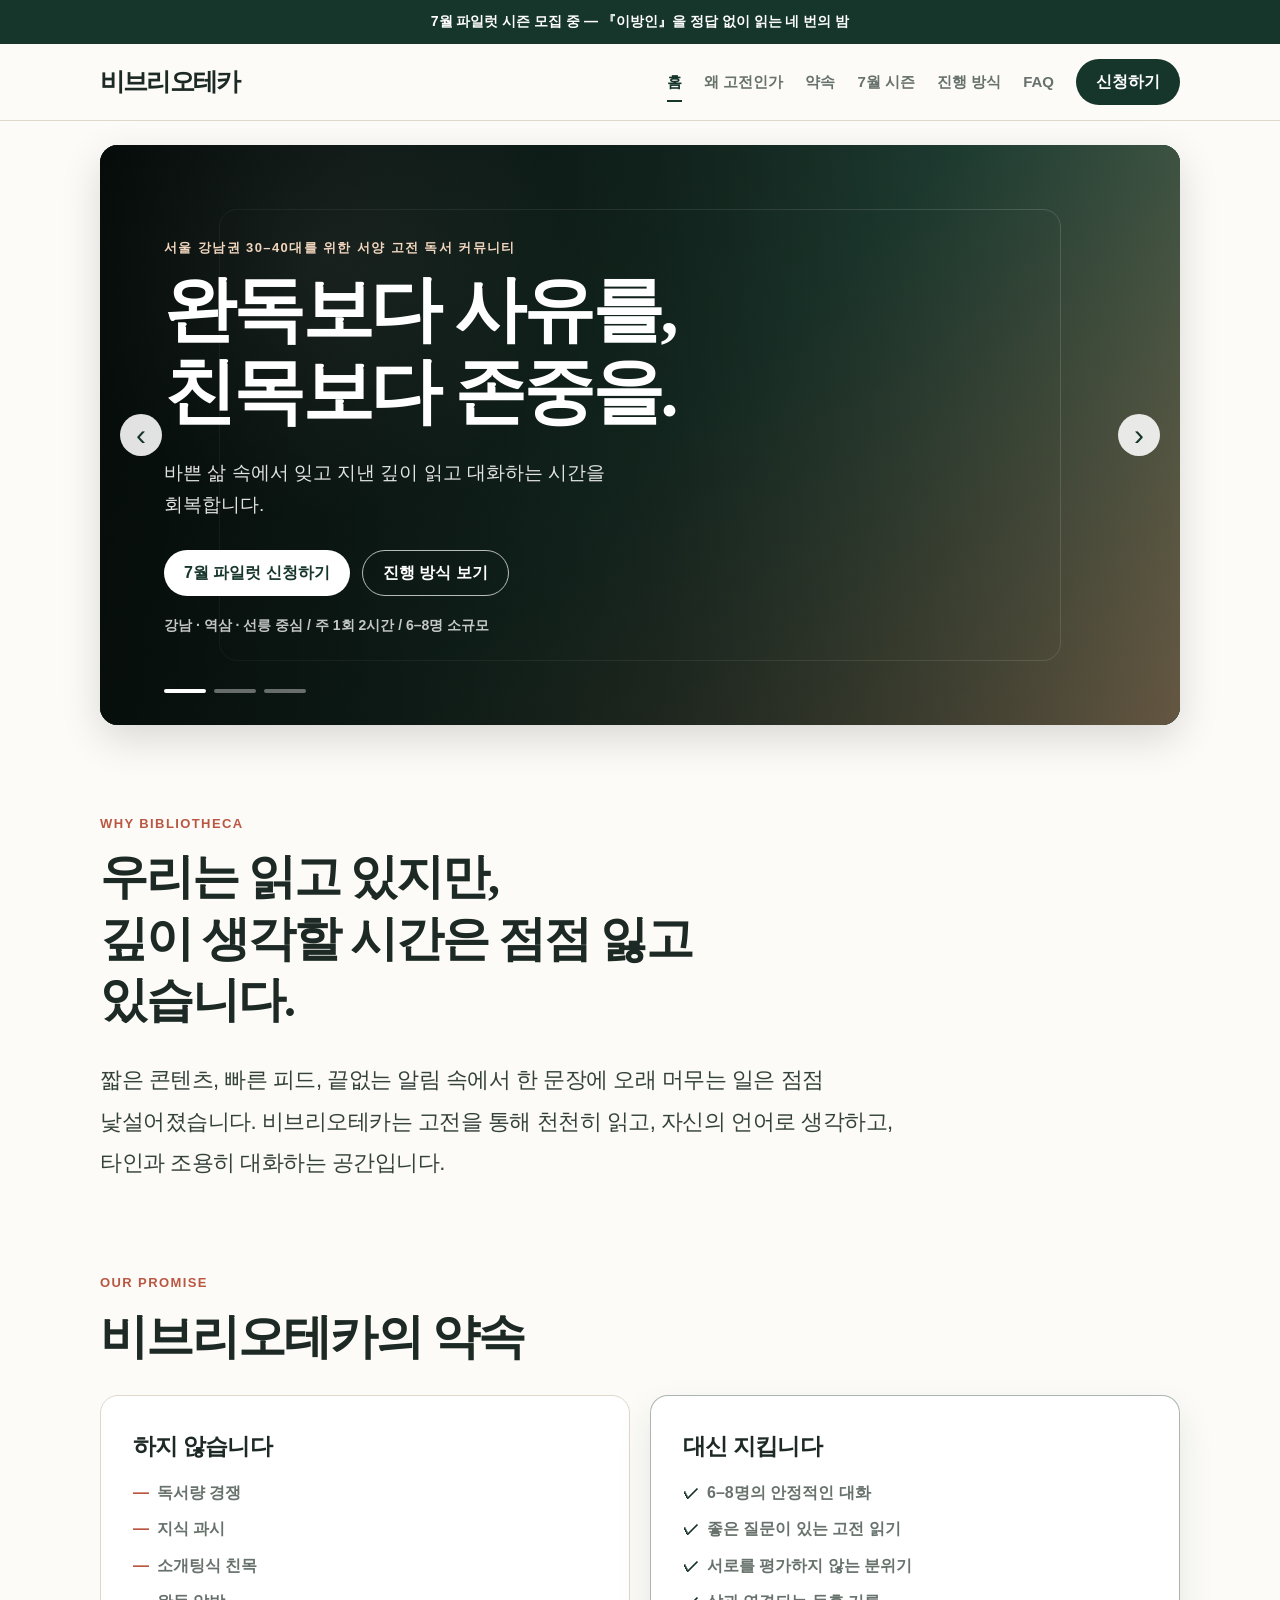
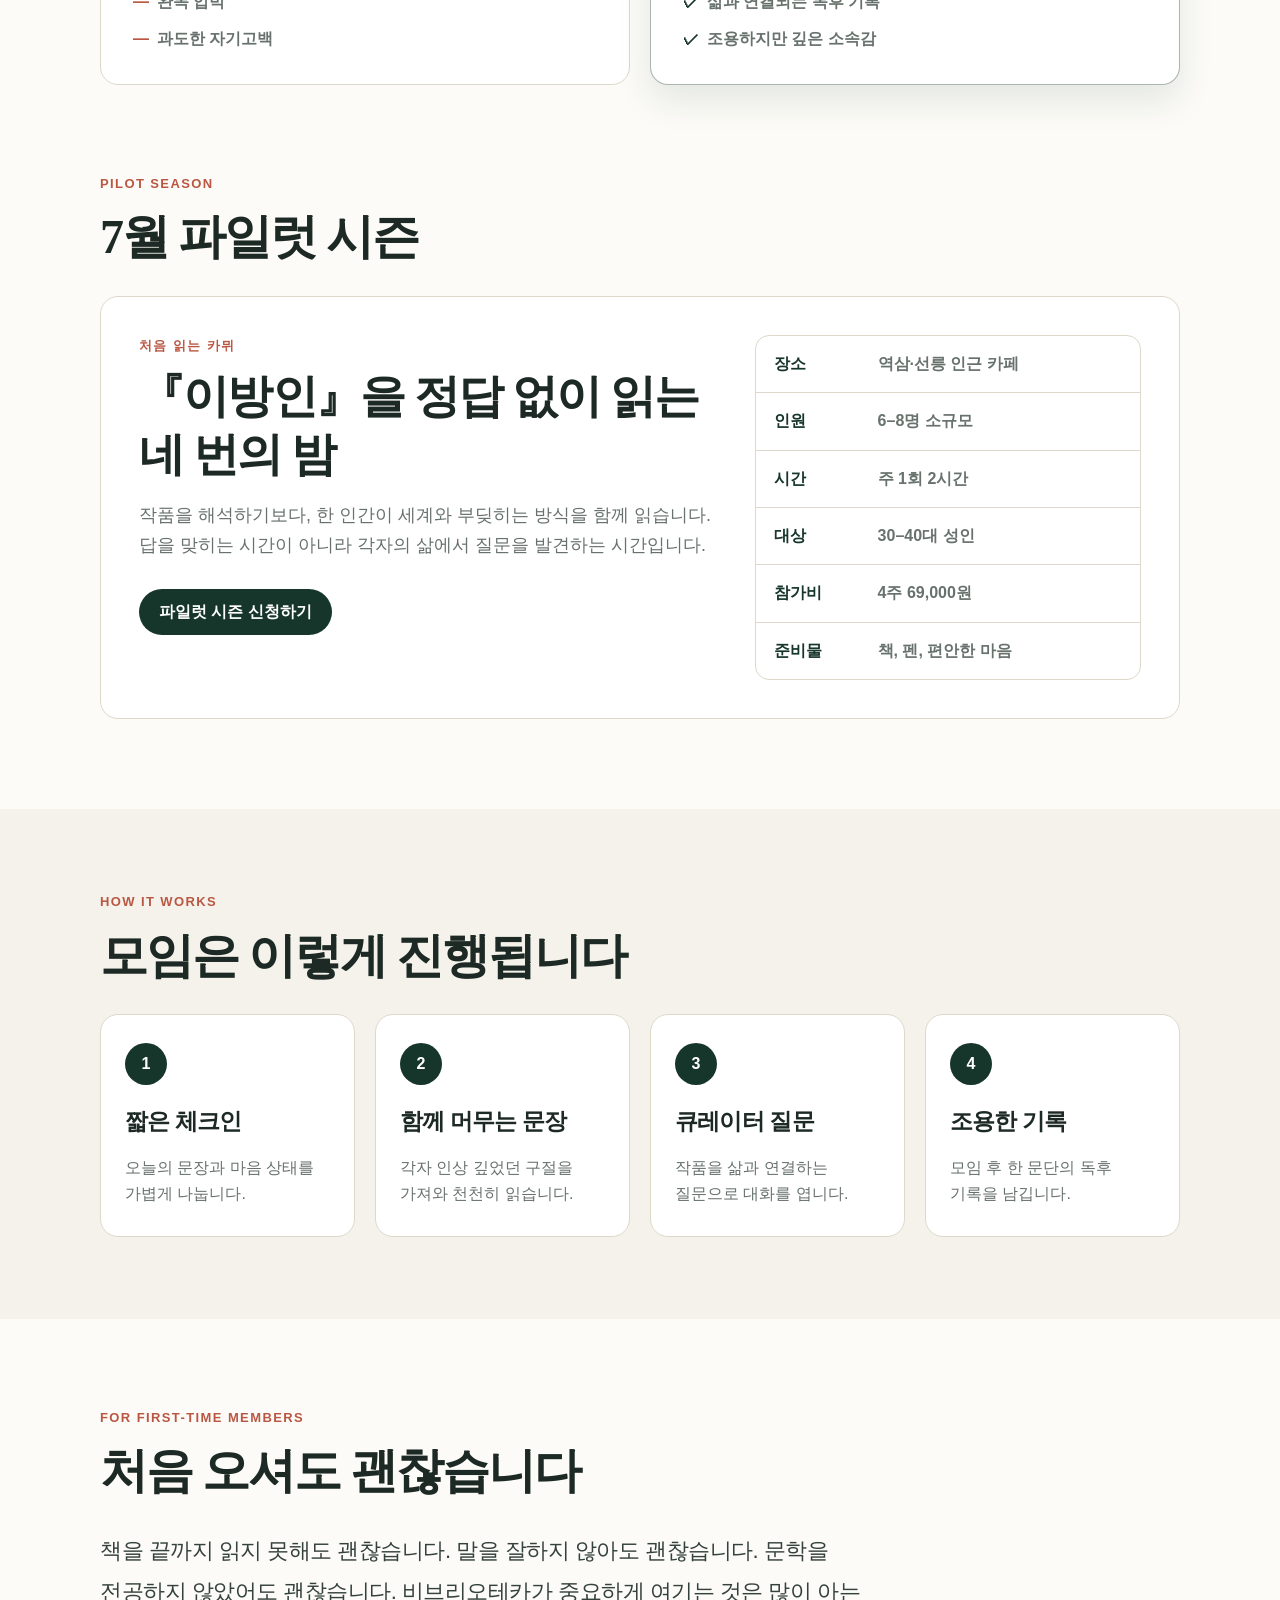
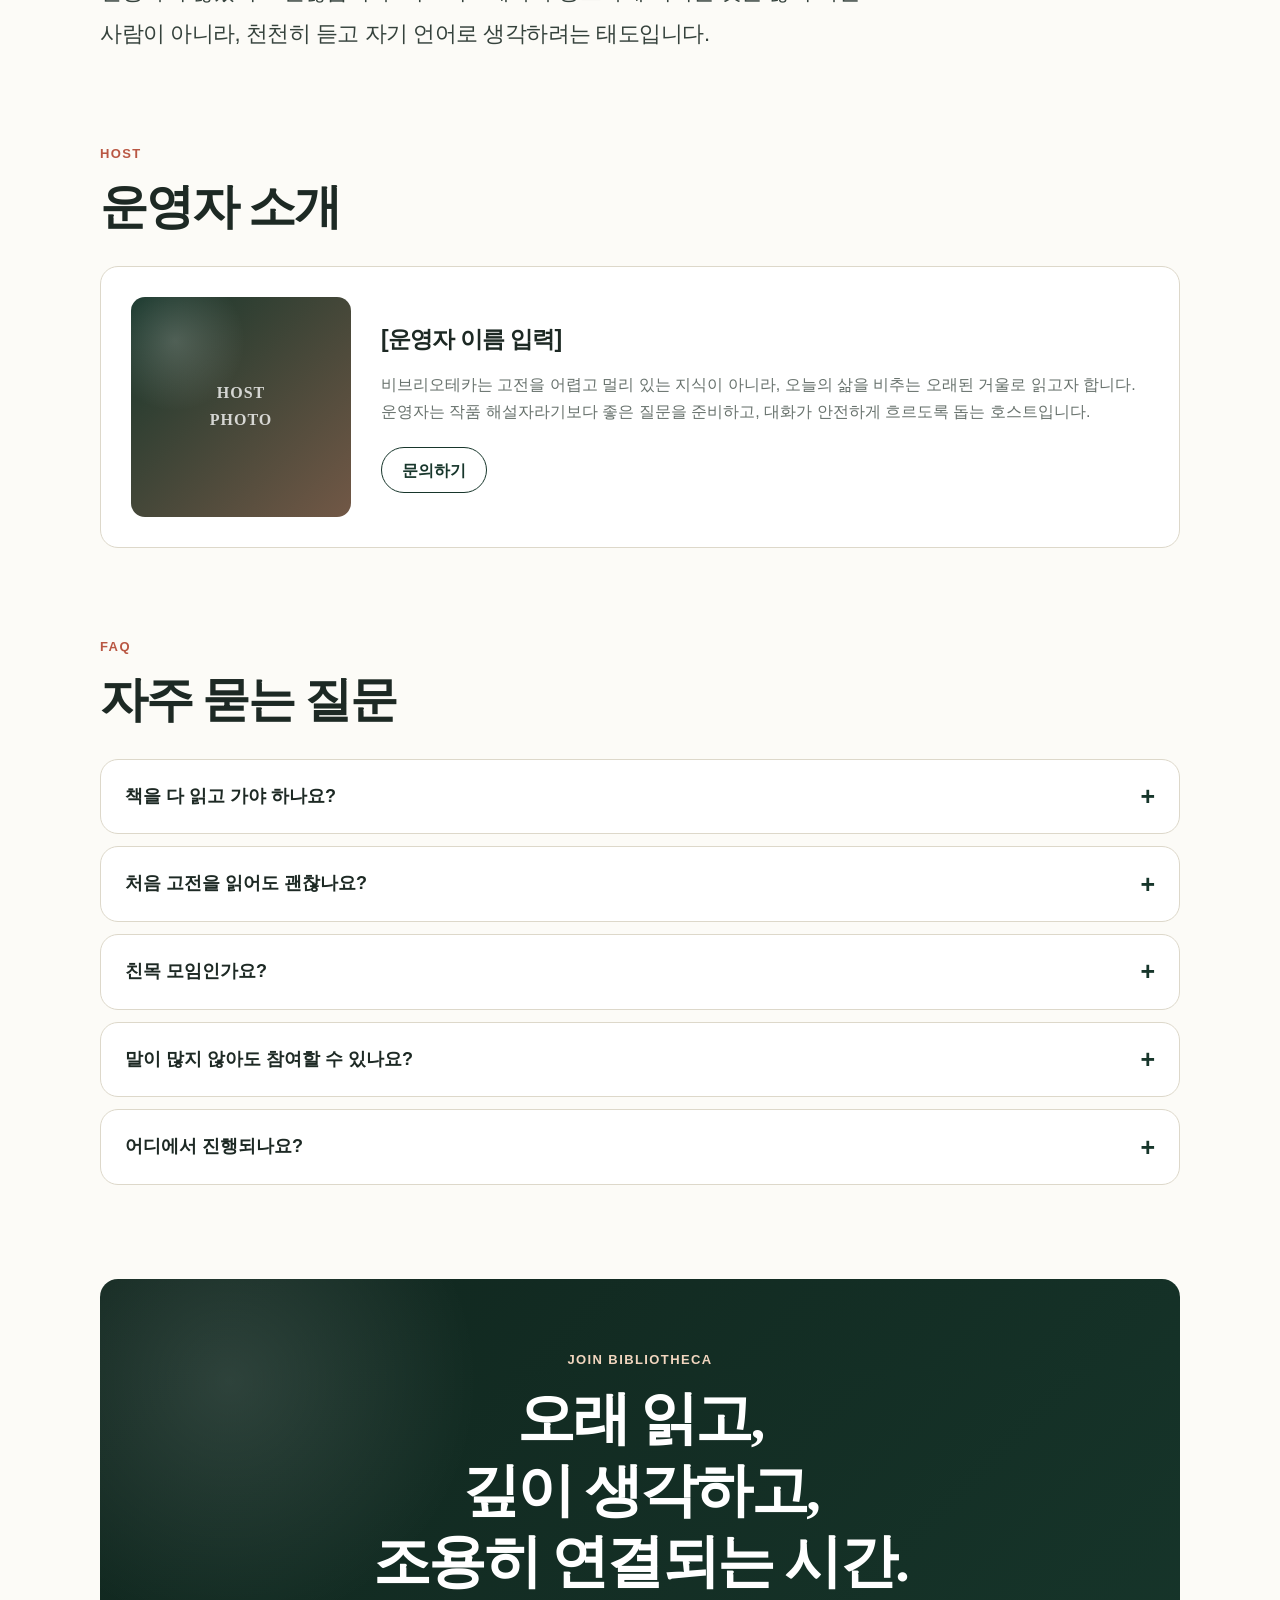
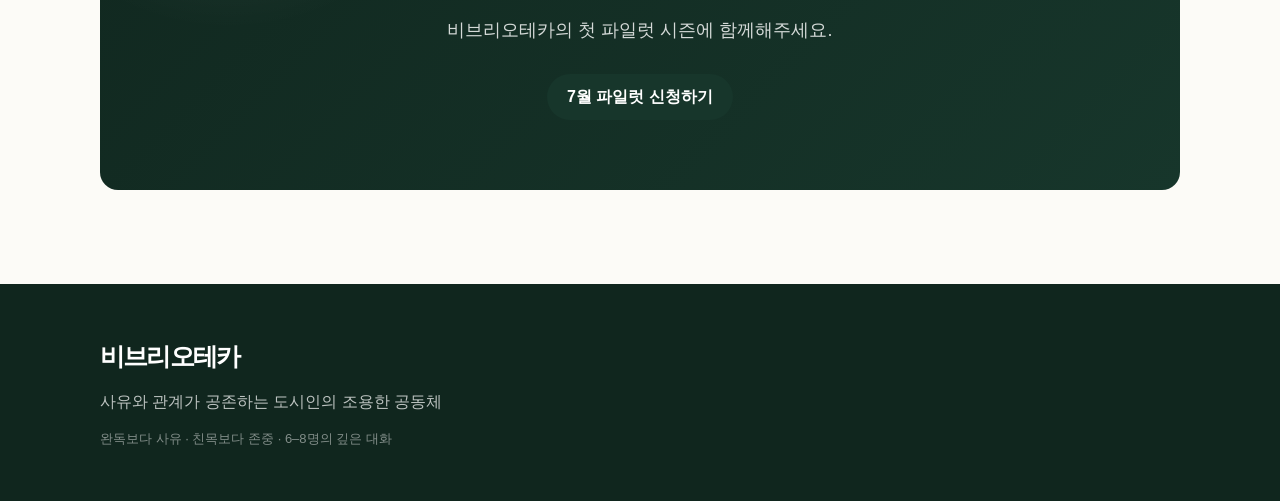
<file: index.html>
<!doctype html>
<html lang="ko">
  <head>
    <meta charset="UTF-8" />
    <meta name="viewport" content="width=device-width, initial-scale=1.0" />

    <title>비브리오테카 — 서울 강남의 서양 고전 독서 커뮤니티</title>
    <meta
      name="description"
      content="서울 강남·역삼·선릉권 30–40대를 위한 서양 고전 독서 커뮤니티. 완독보다 사유를, 친목보다 존중을 지향합니다."
    />
    <meta name="robots" content="index, follow" />
    <meta name="theme-color" content="#17362b" />

    <meta property="og:type" content="website" />
    <meta property="og:title" content="비브리오테카 — 서양 고전 독서 커뮤니티" />
    <meta
      property="og:description"
      content="완독보다 사유를, 친목보다 존중을. 서울 강남권 30–40대를 위한 조용한 고전 독서 공동체."
    />
    <meta property="og:image" content="./og-placeholder.jpg" />
    <meta property="og:locale" content="ko_KR" />

    <link rel="stylesheet" href="./styles.css" />
  </head>

  <body>
    <a class="skip-link" href="#main">본문으로 바로가기</a>

    <div class="campaign-bar">
      <a href="#season">7월 파일럿 시즌 모집 중 — 『이방인』을 정답 없이 읽는 네 번의 밤</a>
    </div>

    <header class="site-header" id="top">
      <div class="header-inner">
        <a class="brand" href="#home" aria-label="비브리오테카 홈">비브리오테카</a>

        <button
          class="menu-button"
          type="button"
          aria-label="메뉴 열기"
          aria-expanded="false"
          aria-controls="site-nav"
        >
          <span></span>
          <span></span>
        </button>

        <nav class="main-nav" id="site-nav" aria-label="주요 메뉴">
          <a href="#home">홈</a>
          <a href="#why">왜 고전인가</a>
          <a href="#promise">약속</a>
          <a href="#season">7월 시즌</a>
          <a href="#how">진행 방식</a>
          <a href="#faq">FAQ</a>
          <button class="nav-cta" type="button" data-form-link>신청하기</button>
        </nav>
      </div>
    </header>

    <main id="main">
      <section class="hero" id="home" aria-label="비브리오테카 소개">
        <div class="hero-stage">
          <article class="hero-slide active" data-slide="0">
            <div class="hero-image hero-image-one" role="img" aria-label="조용한 책상 위에 놓인 책과 차"></div>
            <div class="hero-shade"></div>
            <div class="hero-copy">
              <p class="hero-kicker">서울 강남권 30–40대를 위한 서양 고전 독서 커뮤니티</p>
              <h1>완독보다 사유를,<br />친목보다 존중을.</h1>
              <p class="hero-description">
                바쁜 삶 속에서 잊고 지낸 깊이 읽고 대화하는 시간을 회복합니다.
              </p>
              <div class="hero-actions">
                <button class="primary-cta" type="button" data-form-link>7월 파일럿 신청하기</button>
                <a class="secondary-cta" href="#how">진행 방식 보기</a>
              </div>
              <p class="hero-meta">강남 · 역삼 · 선릉 중심 / 주 1회 2시간 / 6–8명 소규모</p>
            </div>
          </article>

          <article class="hero-slide" data-slide="1">
            <div class="hero-image hero-image-two" role="img" aria-label="책이 놓인 조용한 독서 공간"></div>
            <div class="hero-shade"></div>
            <div class="hero-copy">
              <p class="hero-kicker">고전 한 권, 네 번의 대화</p>
              <h1>같은 책을 읽고<br />서로 다른 삶을 만납니다.</h1>
              <p class="hero-description">
                지식 과시가 아니라 삶을 비추는 질문으로 읽습니다.
              </p>
              <div class="hero-actions">
                <button class="primary-cta" type="button" data-form-link>7월 파일럿 신청하기</button>
                <a class="secondary-cta" href="#season">시즌 정보 보기</a>
              </div>
            </div>
          </article>

          <article class="hero-slide" data-slide="2">
            <div class="hero-image hero-image-three" role="img" aria-label="따뜻한 조명 아래 열린 책"></div>
            <div class="hero-shade"></div>
            <div class="hero-copy">
              <p class="hero-kicker">도시 한가운데의 조용한 공동체</p>
              <h1>사유와 관계가<br />나란히 머무는 곳.</h1>
              <p class="hero-description">
                말 잘하는 사람보다 천천히 듣고 생각하는 사람을 환영합니다.
              </p>
              <div class="hero-actions">
                <button class="primary-cta" type="button" data-form-link>7월 파일럿 신청하기</button>
                <a class="secondary-cta" href="#promise">우리의 약속</a>
              </div>
            </div>
          </article>

          <button class="slider-arrow hero-prev" type="button" aria-label="이전 배너">‹</button>
          <button class="slider-arrow hero-next" type="button" aria-label="다음 배너">›</button>

          <div class="hero-dots" aria-label="배너 페이지">
            <button class="active" type="button" data-dot="0" aria-label="1번 배너 보기"></button>
            <button type="button" data-dot="1" aria-label="2번 배너 보기"></button>
            <button type="button" data-dot="2" aria-label="3번 배너 보기"></button>
          </div>
        </div>
      </section>

      <section class="content-section section-shell" id="why">
        <div class="section-heading">
          <p class="eyebrow">WHY BIBLIOTHECA</p>
          <h2>우리는 읽고 있지만,<br />깊이 생각할 시간은 점점 잃고 있습니다.</h2>
        </div>
        <p class="lead">
          짧은 콘텐츠, 빠른 피드, 끝없는 알림 속에서 한 문장에 오래 머무는 일은 점점
          낯설어졌습니다. 비브리오테카는 고전을 통해 천천히 읽고, 자신의 언어로
          생각하고, 타인과 조용히 대화하는 공간입니다.
        </p>
      </section>

      <section class="content-section section-shell" id="promise">
        <div class="section-heading">
          <p class="eyebrow">OUR PROMISE</p>
          <h2>비브리오테카의 약속</h2>
        </div>

        <div class="promise-grid">
          <article class="promise-card">
            <h3>하지 않습니다</h3>
            <ul>
              <li>독서량 경쟁</li>
              <li>지식 과시</li>
              <li>소개팅식 친목</li>
              <li>완독 압박</li>
              <li>과도한 자기고백</li>
            </ul>
          </article>

          <article class="promise-card positive">
            <h3>대신 지킵니다</h3>
            <ul>
              <li>6–8명의 안정적인 대화</li>
              <li>좋은 질문이 있는 고전 읽기</li>
              <li>서로를 평가하지 않는 분위기</li>
              <li>삶과 연결되는 독후 기록</li>
              <li>조용하지만 깊은 소속감</li>
            </ul>
          </article>
        </div>
      </section>

      <section class="content-section section-shell" id="season">
        <div class="section-heading">
          <p class="eyebrow">PILOT SEASON</p>
          <h2>7월 파일럿 시즌</h2>
        </div>

        <article class="season-card">
          <div class="season-copy">
            <p class="eyebrow">처음 읽는 카뮈</p>
            <h3>『이방인』을 정답 없이 읽는 네 번의 밤</h3>
            <p>
              작품을 해석하기보다, 한 인간이 세계와 부딪히는 방식을 함께 읽습니다.
              답을 맞히는 시간이 아니라 각자의 삶에서 질문을 발견하는 시간입니다.
            </p>
            <button class="primary-cta dark" type="button" data-form-link>
              파일럿 시즌 신청하기
            </button>
          </div>

          <dl class="season-info">
            <div>
              <dt>장소</dt>
              <dd>역삼·선릉 인근 카페</dd>
            </div>
            <div>
              <dt>인원</dt>
              <dd>6–8명 소규모</dd>
            </div>
            <div>
              <dt>시간</dt>
              <dd>주 1회 2시간</dd>
            </div>
            <div>
              <dt>대상</dt>
              <dd>30–40대 성인</dd>
            </div>
            <div>
              <dt>참가비</dt>
              <dd>4주 69,000원</dd>
            </div>
            <div>
              <dt>준비물</dt>
              <dd>책, 펜, 편안한 마음</dd>
            </div>
          </dl>
        </article>
      </section>

      <section class="content-section soft-section" id="how">
        <div class="section-shell">
          <div class="section-heading">
            <p class="eyebrow">HOW IT WORKS</p>
            <h2>모임은 이렇게 진행됩니다</h2>
          </div>

          <div class="step-grid">
            <article class="step-card">
              <span>1</span>
              <h3>짧은 체크인</h3>
              <p>오늘의 문장과 마음 상태를 가볍게 나눕니다.</p>
            </article>
            <article class="step-card">
              <span>2</span>
              <h3>함께 머무는 문장</h3>
              <p>각자 인상 깊었던 구절을 가져와 천천히 읽습니다.</p>
            </article>
            <article class="step-card">
              <span>3</span>
              <h3>큐레이터 질문</h3>
              <p>작품을 삶과 연결하는 질문으로 대화를 엽니다.</p>
            </article>
            <article class="step-card">
              <span>4</span>
              <h3>조용한 기록</h3>
              <p>모임 후 한 문단의 독후 기록을 남깁니다.</p>
            </article>
          </div>
        </div>
      </section>

      <section class="content-section section-shell" id="welcome">
        <div class="section-heading">
          <p class="eyebrow">FOR FIRST-TIME MEMBERS</p>
          <h2>처음 오셔도 괜찮습니다</h2>
        </div>
        <p class="lead">
          책을 끝까지 읽지 못해도 괜찮습니다. 말을 잘하지 않아도 괜찮습니다.
          문학을 전공하지 않았어도 괜찮습니다. 비브리오테카가 중요하게 여기는 것은
          많이 아는 사람이 아니라, 천천히 듣고 자기 언어로 생각하려는 태도입니다.
        </p>
      </section>

      <section class="content-section section-shell" id="host">
        <div class="section-heading">
          <p class="eyebrow">HOST</p>
          <h2>운영자 소개</h2>
        </div>

        <article class="host-card">
          <div class="host-photo" aria-label="운영자 사진 placeholder">
            <span>HOST<br />PHOTO</span>
          </div>
          <div>
            <h3>[운영자 이름 입력]</h3>
            <p>
              비브리오테카는 고전을 어렵고 멀리 있는 지식이 아니라, 오늘의 삶을 비추는
              오래된 거울로 읽고자 합니다. 운영자는 작품 해설자라기보다 좋은 질문을
              준비하고, 대화가 안전하게 흐르도록 돕는 호스트입니다.
            </p>
            <button class="secondary-button" type="button" data-contact-link>문의하기</button>
          </div>
        </article>
      </section>

      <section class="content-section section-shell" id="faq">
        <div class="section-heading">
          <p class="eyebrow">FAQ</p>
          <h2>자주 묻는 질문</h2>
        </div>

        <div class="faq-list">
          <details>
            <summary>책을 다 읽고 가야 하나요?</summary>
            <p>아닙니다. 완독보다 읽은 만큼 정직하게 생각해오는 것이 중요합니다.</p>
          </details>
          <details>
            <summary>처음 고전을 읽어도 괜찮나요?</summary>
            <p>네. 처음 읽는 분도 따라올 수 있도록 질문과 진행을 설계합니다.</p>
          </details>
          <details>
            <summary>친목 모임인가요?</summary>
            <p>친밀함은 생길 수 있지만, 소개팅이나 사적 친목 중심 모임은 지양합니다.</p>
          </details>
          <details>
            <summary>말이 많지 않아도 참여할 수 있나요?</summary>
            <p>가능합니다. 듣는 태도 역시 중요한 참여입니다.</p>
          </details>
          <details>
            <summary>어디에서 진행되나요?</summary>
            <p>초기 파일럿은 강남·역삼·선릉 인근 카페를 기준으로 진행합니다.</p>
          </details>
        </div>
      </section>

      <section class="final-cta section-shell" id="apply">
        <p class="eyebrow">JOIN BIBLIOTHECA</p>
        <h2>오래 읽고,<br />깊이 생각하고,<br />조용히 연결되는 시간.</h2>
        <p>비브리오테카의 첫 파일럿 시즌에 함께해주세요.</p>
        <button class="primary-cta dark" type="button" data-form-link>7월 파일럿 신청하기</button>
      </section>
    </main>

    <footer class="site-footer">
      <div class="section-shell footer-inner">
        <a class="brand" href="#home">비브리오테카</a>
        <p>사유와 관계가 공존하는 도시인의 조용한 공동체</p>
        <p class="legal">완독보다 사유 · 친목보다 존중 · 6–8명의 깊은 대화</p>
      </div>
    </footer>

    <div class="toast" role="status" aria-live="polite"></div>

    <script src="./script.js"></script>
  </body>
</html>
</file>
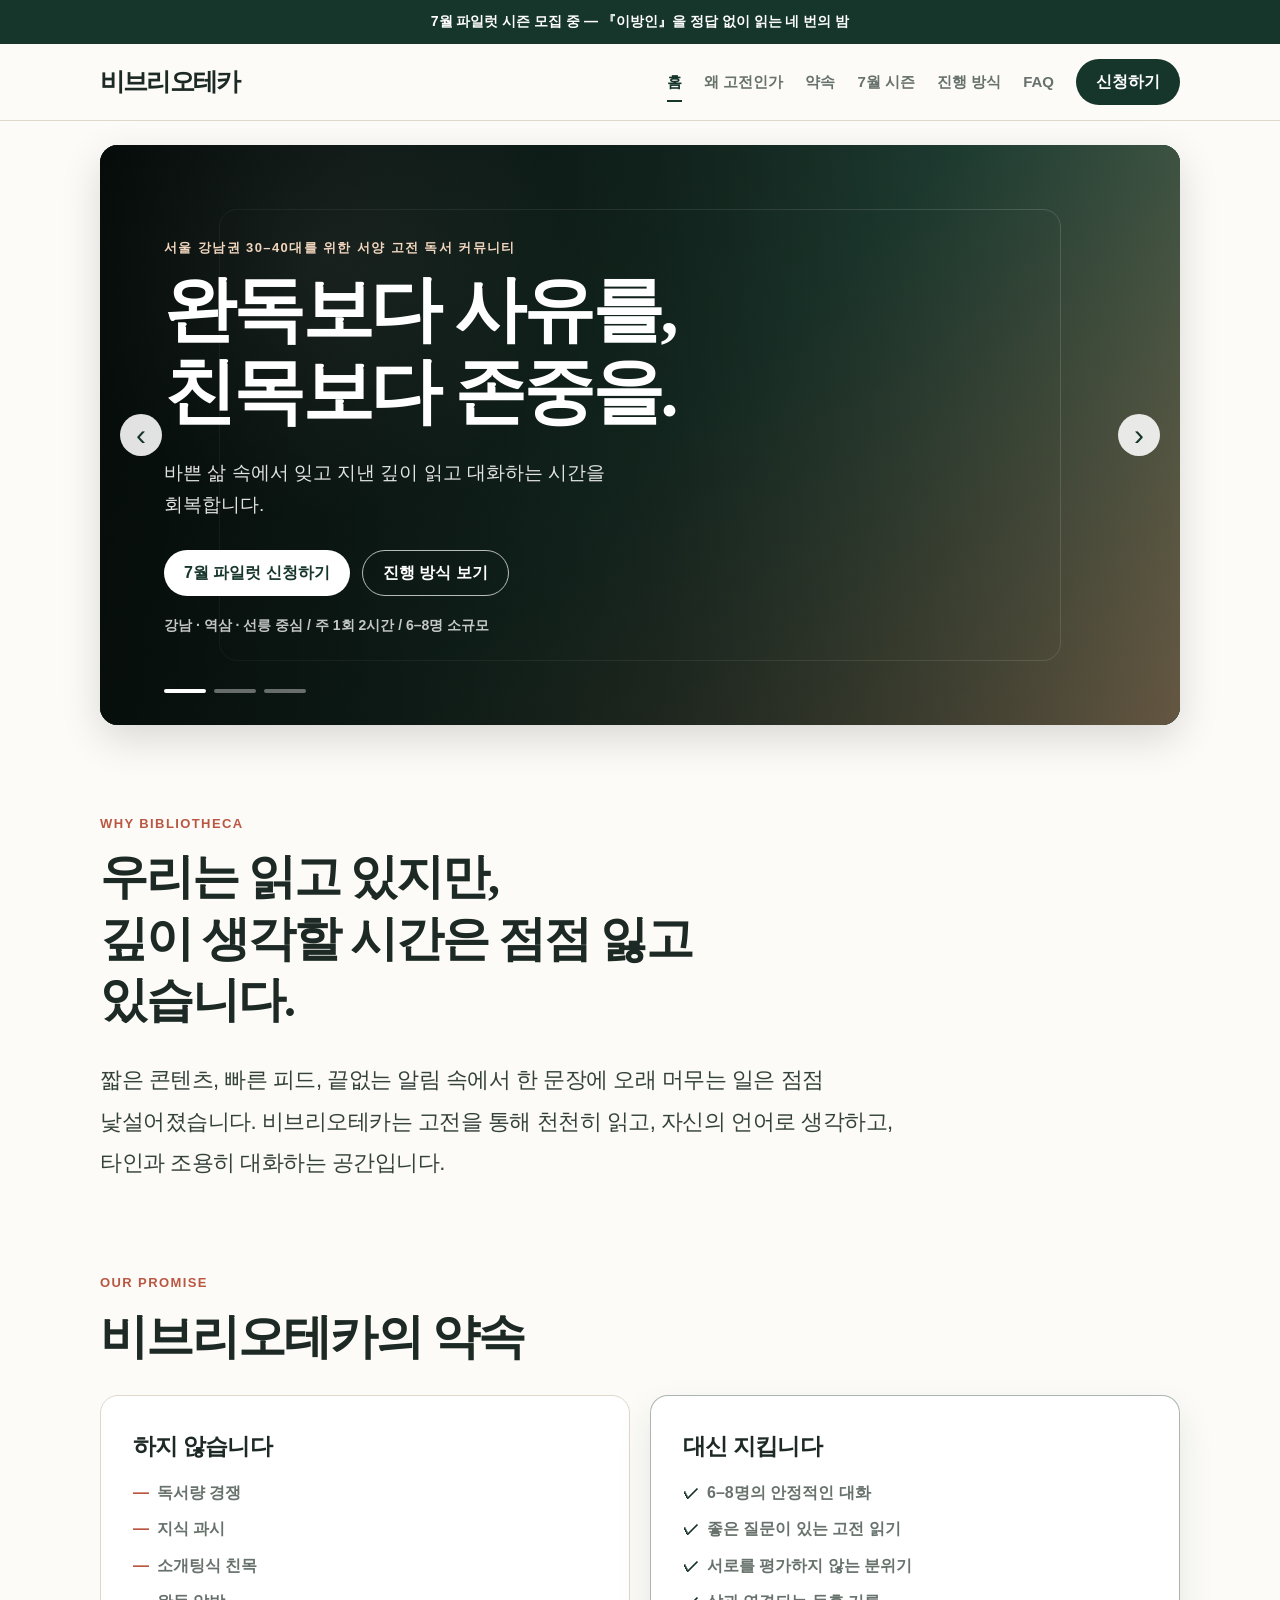
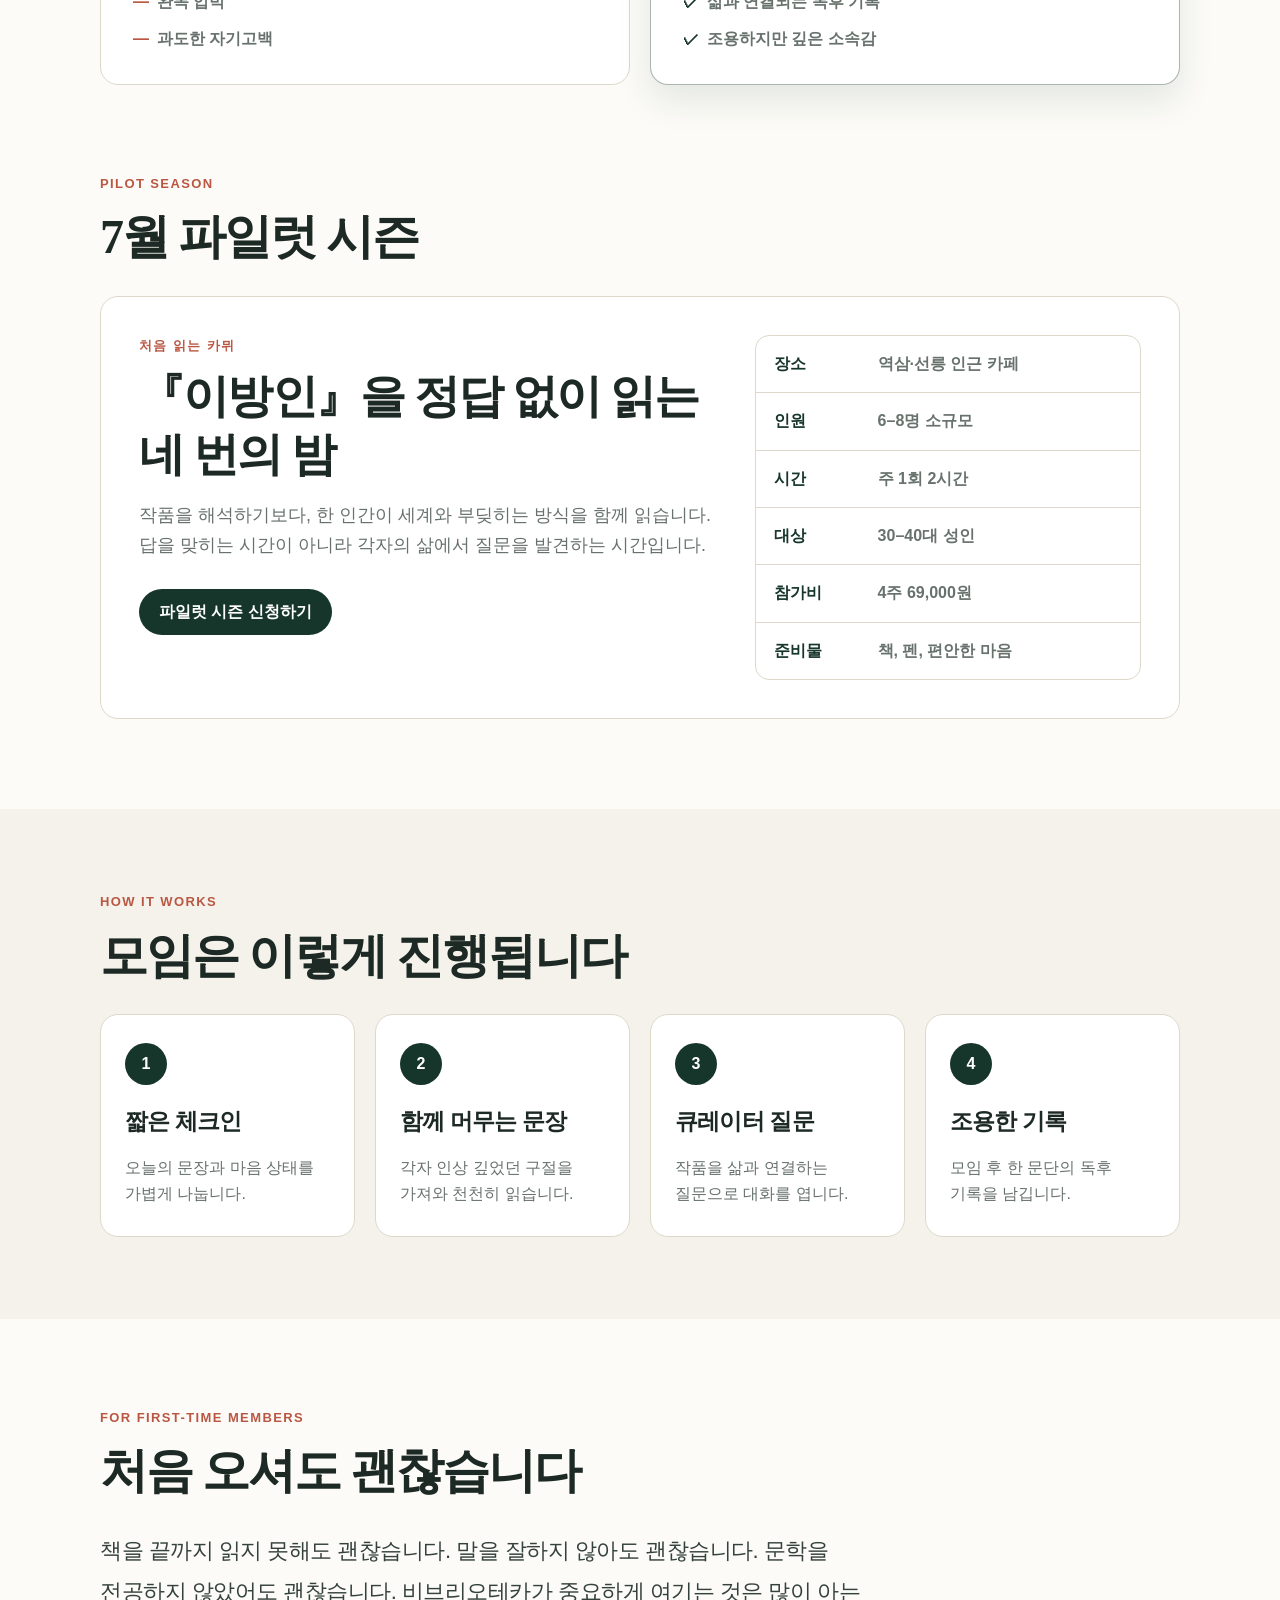
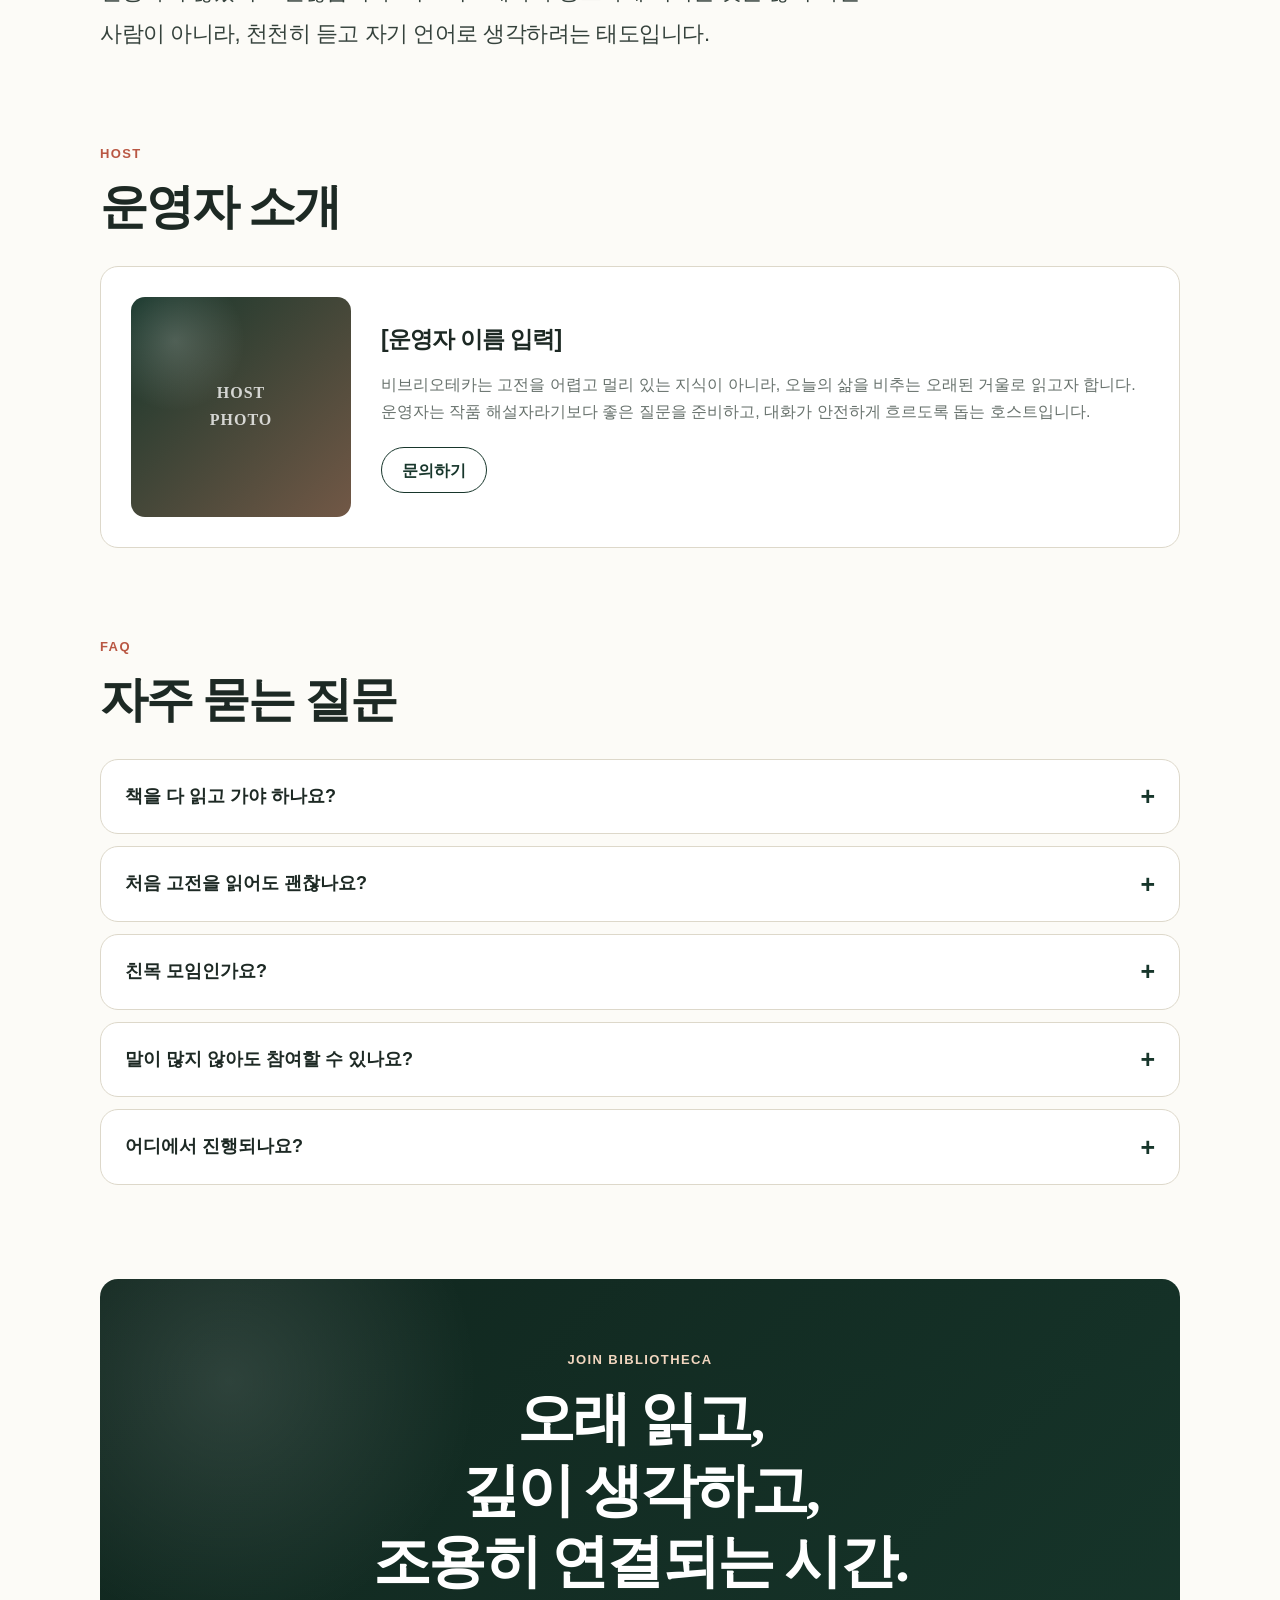
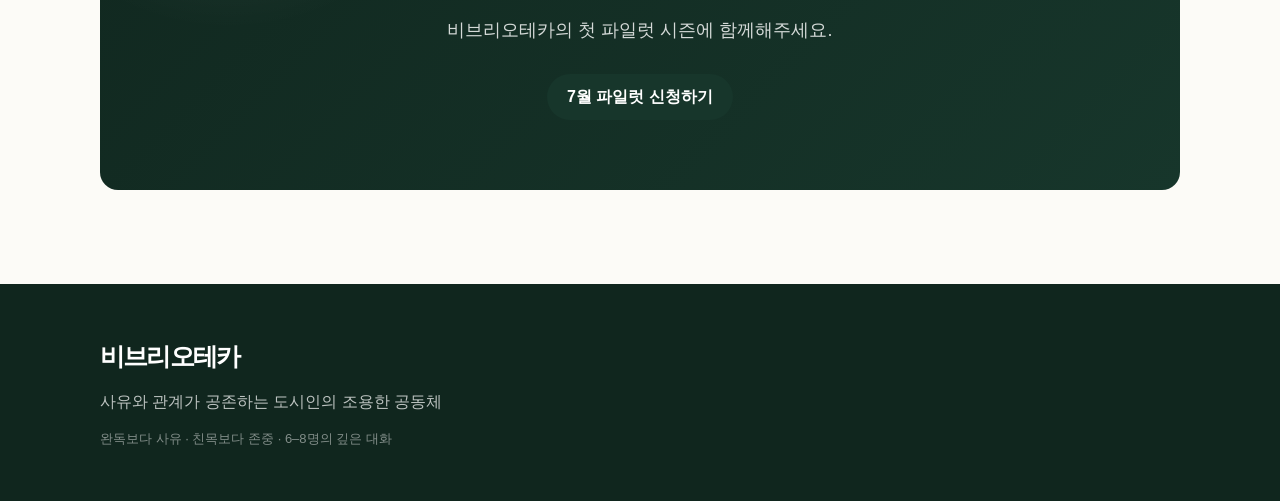
<file: 비브리오테카_웹사이트_완성본/index.html>
<!doctype html>
<html lang="ko">
  <head>
    <meta charset="UTF-8" />
    <meta name="viewport" content="width=device-width, initial-scale=1.0" />

    <title>비브리오테카 — 서울 강남의 서양 고전 독서 커뮤니티</title>
    <meta
      name="description"
      content="서울 강남·역삼·선릉권 30–40대를 위한 서양 고전 독서 커뮤니티. 완독보다 사유를, 친목보다 존중을 지향합니다."
    />
    <meta name="robots" content="index, follow" />
    <meta name="theme-color" content="#17362b" />

    <meta property="og:type" content="website" />
    <meta property="og:title" content="비브리오테카 — 서양 고전 독서 커뮤니티" />
    <meta
      property="og:description"
      content="완독보다 사유를, 친목보다 존중을. 서울 강남권 30–40대를 위한 조용한 고전 독서 공동체."
    />
    <meta property="og:image" content="./og-placeholder.jpg" />
    <meta property="og:locale" content="ko_KR" />

    <link rel="stylesheet" href="./styles.css" />
  </head>

  <body>
    <a class="skip-link" href="#main">본문으로 바로가기</a>

    <div class="campaign-bar">
      <a href="#season">7월 파일럿 시즌 모집 중 — 『이방인』을 정답 없이 읽는 네 번의 밤</a>
    </div>

    <header class="site-header" id="top">
      <div class="header-inner">
        <a class="brand" href="#home" aria-label="비브리오테카 홈">비브리오테카</a>

        <button
          class="menu-button"
          type="button"
          aria-label="메뉴 열기"
          aria-expanded="false"
          aria-controls="site-nav"
        >
          <span></span>
          <span></span>
        </button>

        <nav class="main-nav" id="site-nav" aria-label="주요 메뉴">
          <a href="#home">홈</a>
          <a href="#why">왜 고전인가</a>
          <a href="#promise">약속</a>
          <a href="#season">7월 시즌</a>
          <a href="#how">진행 방식</a>
          <a href="#faq">FAQ</a>
          <button class="nav-cta" type="button" data-form-link>신청하기</button>
        </nav>
      </div>
    </header>

    <main id="main">
      <section class="hero" id="home" aria-label="비브리오테카 소개">
        <div class="hero-stage">
          <article class="hero-slide active" data-slide="0">
            <div class="hero-image hero-image-one" role="img" aria-label="조용한 책상 위에 놓인 책과 차"></div>
            <div class="hero-shade"></div>
            <div class="hero-copy">
              <p class="hero-kicker">서울 강남권 30–40대를 위한 서양 고전 독서 커뮤니티</p>
              <h1>완독보다 사유를,<br />친목보다 존중을.</h1>
              <p class="hero-description">
                바쁜 삶 속에서 잊고 지낸 깊이 읽고 대화하는 시간을 회복합니다.
              </p>
              <div class="hero-actions">
                <button class="primary-cta" type="button" data-form-link>7월 파일럿 신청하기</button>
                <a class="secondary-cta" href="#how">진행 방식 보기</a>
              </div>
              <p class="hero-meta">강남 · 역삼 · 선릉 중심 / 주 1회 2시간 / 6–8명 소규모</p>
            </div>
          </article>

          <article class="hero-slide" data-slide="1">
            <div class="hero-image hero-image-two" role="img" aria-label="책이 놓인 조용한 독서 공간"></div>
            <div class="hero-shade"></div>
            <div class="hero-copy">
              <p class="hero-kicker">고전 한 권, 네 번의 대화</p>
              <h1>같은 책을 읽고<br />서로 다른 삶을 만납니다.</h1>
              <p class="hero-description">
                지식 과시가 아니라 삶을 비추는 질문으로 읽습니다.
              </p>
              <div class="hero-actions">
                <button class="primary-cta" type="button" data-form-link>7월 파일럿 신청하기</button>
                <a class="secondary-cta" href="#season">시즌 정보 보기</a>
              </div>
            </div>
          </article>

          <article class="hero-slide" data-slide="2">
            <div class="hero-image hero-image-three" role="img" aria-label="따뜻한 조명 아래 열린 책"></div>
            <div class="hero-shade"></div>
            <div class="hero-copy">
              <p class="hero-kicker">도시 한가운데의 조용한 공동체</p>
              <h1>사유와 관계가<br />나란히 머무는 곳.</h1>
              <p class="hero-description">
                말 잘하는 사람보다 천천히 듣고 생각하는 사람을 환영합니다.
              </p>
              <div class="hero-actions">
                <button class="primary-cta" type="button" data-form-link>7월 파일럿 신청하기</button>
                <a class="secondary-cta" href="#promise">우리의 약속</a>
              </div>
            </div>
          </article>

          <button class="slider-arrow hero-prev" type="button" aria-label="이전 배너">‹</button>
          <button class="slider-arrow hero-next" type="button" aria-label="다음 배너">›</button>

          <div class="hero-dots" aria-label="배너 페이지">
            <button class="active" type="button" data-dot="0" aria-label="1번 배너 보기"></button>
            <button type="button" data-dot="1" aria-label="2번 배너 보기"></button>
            <button type="button" data-dot="2" aria-label="3번 배너 보기"></button>
          </div>
        </div>
      </section>

      <section class="content-section section-shell" id="why">
        <div class="section-heading">
          <p class="eyebrow">WHY BIBLIOTHECA</p>
          <h2>우리는 읽고 있지만,<br />깊이 생각할 시간은 점점 잃고 있습니다.</h2>
        </div>
        <p class="lead">
          짧은 콘텐츠, 빠른 피드, 끝없는 알림 속에서 한 문장에 오래 머무는 일은 점점
          낯설어졌습니다. 비브리오테카는 고전을 통해 천천히 읽고, 자신의 언어로
          생각하고, 타인과 조용히 대화하는 공간입니다.
        </p>
      </section>

      <section class="content-section section-shell" id="promise">
        <div class="section-heading">
          <p class="eyebrow">OUR PROMISE</p>
          <h2>비브리오테카의 약속</h2>
        </div>

        <div class="promise-grid">
          <article class="promise-card">
            <h3>하지 않습니다</h3>
            <ul>
              <li>독서량 경쟁</li>
              <li>지식 과시</li>
              <li>소개팅식 친목</li>
              <li>완독 압박</li>
              <li>과도한 자기고백</li>
            </ul>
          </article>

          <article class="promise-card positive">
            <h3>대신 지킵니다</h3>
            <ul>
              <li>6–8명의 안정적인 대화</li>
              <li>좋은 질문이 있는 고전 읽기</li>
              <li>서로를 평가하지 않는 분위기</li>
              <li>삶과 연결되는 독후 기록</li>
              <li>조용하지만 깊은 소속감</li>
            </ul>
          </article>
        </div>
      </section>

      <section class="content-section section-shell" id="season">
        <div class="section-heading">
          <p class="eyebrow">PILOT SEASON</p>
          <h2>7월 파일럿 시즌</h2>
        </div>

        <article class="season-card">
          <div class="season-copy">
            <p class="eyebrow">처음 읽는 카뮈</p>
            <h3>『이방인』을 정답 없이 읽는 네 번의 밤</h3>
            <p>
              작품을 해석하기보다, 한 인간이 세계와 부딪히는 방식을 함께 읽습니다.
              답을 맞히는 시간이 아니라 각자의 삶에서 질문을 발견하는 시간입니다.
            </p>
            <button class="primary-cta dark" type="button" data-form-link>
              파일럿 시즌 신청하기
            </button>
          </div>

          <dl class="season-info">
            <div>
              <dt>장소</dt>
              <dd>역삼·선릉 인근 카페</dd>
            </div>
            <div>
              <dt>인원</dt>
              <dd>6–8명 소규모</dd>
            </div>
            <div>
              <dt>시간</dt>
              <dd>주 1회 2시간</dd>
            </div>
            <div>
              <dt>대상</dt>
              <dd>30–40대 성인</dd>
            </div>
            <div>
              <dt>참가비</dt>
              <dd>4주 69,000원</dd>
            </div>
            <div>
              <dt>준비물</dt>
              <dd>책, 펜, 편안한 마음</dd>
            </div>
          </dl>
        </article>
      </section>

      <section class="content-section soft-section" id="how">
        <div class="section-shell">
          <div class="section-heading">
            <p class="eyebrow">HOW IT WORKS</p>
            <h2>모임은 이렇게 진행됩니다</h2>
          </div>

          <div class="step-grid">
            <article class="step-card">
              <span>1</span>
              <h3>짧은 체크인</h3>
              <p>오늘의 문장과 마음 상태를 가볍게 나눕니다.</p>
            </article>
            <article class="step-card">
              <span>2</span>
              <h3>함께 머무는 문장</h3>
              <p>각자 인상 깊었던 구절을 가져와 천천히 읽습니다.</p>
            </article>
            <article class="step-card">
              <span>3</span>
              <h3>큐레이터 질문</h3>
              <p>작품을 삶과 연결하는 질문으로 대화를 엽니다.</p>
            </article>
            <article class="step-card">
              <span>4</span>
              <h3>조용한 기록</h3>
              <p>모임 후 한 문단의 독후 기록을 남깁니다.</p>
            </article>
          </div>
        </div>
      </section>

      <section class="content-section section-shell" id="welcome">
        <div class="section-heading">
          <p class="eyebrow">FOR FIRST-TIME MEMBERS</p>
          <h2>처음 오셔도 괜찮습니다</h2>
        </div>
        <p class="lead">
          책을 끝까지 읽지 못해도 괜찮습니다. 말을 잘하지 않아도 괜찮습니다.
          문학을 전공하지 않았어도 괜찮습니다. 비브리오테카가 중요하게 여기는 것은
          많이 아는 사람이 아니라, 천천히 듣고 자기 언어로 생각하려는 태도입니다.
        </p>
      </section>

      <section class="content-section section-shell" id="host">
        <div class="section-heading">
          <p class="eyebrow">HOST</p>
          <h2>운영자 소개</h2>
        </div>

        <article class="host-card">
          <div class="host-photo" aria-label="운영자 사진 placeholder">
            <span>HOST<br />PHOTO</span>
          </div>
          <div>
            <h3>[운영자 이름 입력]</h3>
            <p>
              비브리오테카는 고전을 어렵고 멀리 있는 지식이 아니라, 오늘의 삶을 비추는
              오래된 거울로 읽고자 합니다. 운영자는 작품 해설자라기보다 좋은 질문을
              준비하고, 대화가 안전하게 흐르도록 돕는 호스트입니다.
            </p>
            <button class="secondary-button" type="button" data-contact-link>문의하기</button>
          </div>
        </article>
      </section>

      <section class="content-section section-shell" id="faq">
        <div class="section-heading">
          <p class="eyebrow">FAQ</p>
          <h2>자주 묻는 질문</h2>
        </div>

        <div class="faq-list">
          <details>
            <summary>책을 다 읽고 가야 하나요?</summary>
            <p>아닙니다. 완독보다 읽은 만큼 정직하게 생각해오는 것이 중요합니다.</p>
          </details>
          <details>
            <summary>처음 고전을 읽어도 괜찮나요?</summary>
            <p>네. 처음 읽는 분도 따라올 수 있도록 질문과 진행을 설계합니다.</p>
          </details>
          <details>
            <summary>친목 모임인가요?</summary>
            <p>친밀함은 생길 수 있지만, 소개팅이나 사적 친목 중심 모임은 지양합니다.</p>
          </details>
          <details>
            <summary>말이 많지 않아도 참여할 수 있나요?</summary>
            <p>가능합니다. 듣는 태도 역시 중요한 참여입니다.</p>
          </details>
          <details>
            <summary>어디에서 진행되나요?</summary>
            <p>초기 파일럿은 강남·역삼·선릉 인근 카페를 기준으로 진행합니다.</p>
          </details>
        </div>
      </section>

      <section class="final-cta section-shell" id="apply">
        <p class="eyebrow">JOIN BIBLIOTHECA</p>
        <h2>오래 읽고,<br />깊이 생각하고,<br />조용히 연결되는 시간.</h2>
        <p>비브리오테카의 첫 파일럿 시즌에 함께해주세요.</p>
        <button class="primary-cta dark" type="button" data-form-link>7월 파일럿 신청하기</button>
      </section>
    </main>

    <footer class="site-footer">
      <div class="section-shell footer-inner">
        <a class="brand" href="#home">비브리오테카</a>
        <p>사유와 관계가 공존하는 도시인의 조용한 공동체</p>
        <p class="legal">완독보다 사유 · 친목보다 존중 · 6–8명의 깊은 대화</p>
      </div>
    </footer>

    <div class="toast" role="status" aria-live="polite"></div>

    <script src="./script.js"></script>
  </body>
</html>
</file>
<file: styles.css>
:root {
  --forest: #17362b;
  --forest-dark: #10261e;
  --ink: #1d2924;
  --muted: #68726d;
  --paper: #fcfbf7;
  --soft: #f4f2eb;
  --line: #ddd8ca;
  --white: #ffffff;
  --accent: #b95743;
  --focus: #f2b84b;
  --content: 1080px;
  --shadow: 0 14px 40px rgb(0 0 0 / 14%);
  --radius: 18px;
}

* {
  box-sizing: border-box;
}

html {
  scroll-behavior: smooth;
  scroll-padding-top: 120px;
}

body {
  margin: 0;
  color: var(--ink);
  background: var(--paper);
  font-family: -apple-system, BlinkMacSystemFont, "Apple SD Gothic Neo", "Noto Sans KR",
    "Malgun Gothic", sans-serif;
  font-size: 16px;
  line-height: 1.65;
  word-break: keep-all;
}

body.menu-open {
  overflow: hidden;
}

button,
a {
  color: inherit;
  font: inherit;
}

button {
  cursor: pointer;
}

a {
  text-decoration: none;
}

button:focus-visible,
a:focus-visible,
summary:focus-visible {
  outline: 3px solid var(--focus);
  outline-offset: 4px;
}

.skip-link {
  position: fixed;
  top: 10px;
  left: 10px;
  z-index: 100;
  padding: 10px 14px;
  color: var(--white);
  background: var(--forest);
  border-radius: 999px;
  transform: translateY(-160%);
}

.skip-link:focus {
  transform: translateY(0);
}

.section-shell {
  width: min(calc(100% - 40px), var(--content));
  margin-inline: auto;
}

.campaign-bar {
  min-height: 44px;
  color: var(--white);
  background: var(--forest);
  font-size: 14px;
  font-weight: 800;
  text-align: center;
}

.campaign-bar a {
  display: flex;
  min-height: 44px;
  align-items: center;
  justify-content: center;
  padding: 8px 16px;
}

.site-header {
  position: sticky;
  top: 0;
  z-index: 50;
  background: rgb(252 251 247 / 96%);
  border-bottom: 1px solid var(--line);
  backdrop-filter: blur(12px);
}

.header-inner {
  display: flex;
  width: min(calc(100% - 40px), var(--content));
  min-height: 76px;
  align-items: center;
  justify-content: space-between;
  gap: 24px;
  margin-inline: auto;
}

.brand {
  font-family: "Iowan Old Style", "AppleMyungjo", "Nanum Myeongjo", Georgia, serif;
  font-size: 25px;
  font-weight: 900;
  letter-spacing: -1.8px;
}

.main-nav {
  display: flex;
  align-items: center;
  gap: 22px;
}

.main-nav a {
  position: relative;
  color: var(--muted);
  font-size: 15px;
  font-weight: 800;
}

.main-nav a.active,
.main-nav a:hover {
  color: var(--forest);
}

.main-nav a::after {
  position: absolute;
  right: 0;
  bottom: -8px;
  left: 0;
  height: 2px;
  background: var(--forest);
  content: "";
  opacity: 0;
  transform: scaleX(0.4);
  transition: 180ms ease;
}

.main-nav a.active::after,
.main-nav a:hover::after {
  opacity: 1;
  transform: scaleX(1);
}

.nav-cta,
.primary-cta,
.secondary-cta,
.secondary-button {
  display: inline-flex;
  align-items: center;
  justify-content: center;
  min-height: 46px;
  padding: 12px 20px;
  border-radius: 999px;
  font-weight: 900;
  line-height: 1.2;
  transition: transform 160ms ease, box-shadow 160ms ease, background 160ms ease;
}

.nav-cta {
  color: var(--white);
  background: var(--forest);
  border: 0;
}

.primary-cta {
  color: var(--forest);
  background: var(--white);
  border: 0;
}

.primary-cta.dark {
  color: var(--white);
  background: var(--forest);
}

.secondary-cta,
.secondary-button {
  color: var(--white);
  background: transparent;
  border: 1px solid rgb(255 255 255 / 70%);
}

.secondary-button {
  color: var(--forest);
  border-color: var(--forest);
}

.nav-cta:hover,
.primary-cta:hover,
.secondary-cta:hover,
.secondary-button:hover {
  transform: translateY(-1px);
  box-shadow: 0 8px 20px rgb(0 0 0 / 14%);
}

.menu-button {
  display: none;
  width: 42px;
  height: 42px;
  place-content: center;
  gap: 7px;
  padding: 0;
  background: transparent;
  border: 0;
}

.menu-button span {
  display: block;
  width: 24px;
  height: 2px;
  background: var(--forest);
  transition: transform 180ms ease;
}

.menu-button.open span:first-child {
  transform: translateY(4.5px) rotate(45deg);
}

.menu-button.open span:last-child {
  transform: translateY(-4.5px) rotate(-45deg);
}

.hero {
  width: min(calc(100% - 40px), var(--content));
  margin: 24px auto 0;
}

.hero-stage {
  position: relative;
  min-height: 580px;
  overflow: hidden;
  border-radius: var(--radius);
  background: var(--forest);
  box-shadow: var(--shadow);
}

.hero-slide {
  position: absolute;
  inset: 0;
  opacity: 0;
  transform: scale(1.01);
  transition: opacity 520ms ease, transform 820ms ease;
}

.hero-slide.active {
  opacity: 1;
  transform: scale(1);
  z-index: 1;
}

.hero-image {
  position: absolute;
  inset: 0;
  background-color: #29483d;
  background-image:
    radial-gradient(circle at 20% 20%, rgb(255 255 255 / 18%), transparent 26%),
    linear-gradient(135deg, #10261e 0%, #25493c 52%, #7a694f 100%);
}

.hero-image-two {
  background-image:
    radial-gradient(circle at 72% 30%, rgb(255 255 255 / 15%), transparent 24%),
    linear-gradient(135deg, #13251e 0%, #314439 48%, #9b7b5a 100%);
}

.hero-image-three {
  background-image:
    radial-gradient(circle at 40% 22%, rgb(255 255 255 / 15%), transparent 28%),
    linear-gradient(135deg, #17241f 0%, #3d4938 48%, #955f4d 100%);
}

.hero-image::after {
  position: absolute;
  inset: 11%;
  border: 1px solid rgb(255 255 255 / 18%);
  border-radius: 18px;
  content: "";
}

.hero-shade {
  position: absolute;
  inset: 0;
  background:
    linear-gradient(90deg, rgb(0 0 0 / 72%) 0%, rgb(0 0 0 / 45%) 52%, transparent 100%),
    linear-gradient(0deg, rgb(0 0 0 / 18%), transparent);
}

.hero-copy {
  position: relative;
  z-index: 2;
  max-width: 680px;
  padding: 92px 64px;
  color: var(--white);
}

.hero-kicker,
.eyebrow {
  margin: 0 0 12px;
  color: var(--accent);
  font-size: 13px;
  font-weight: 900;
  letter-spacing: 1.4px;
  text-transform: uppercase;
}

.hero-kicker {
  color: #f1d6bf;
}

.hero h1 {
  margin: 0;
  font-family: "Iowan Old Style", "AppleMyungjo", "Nanum Myeongjo", Georgia, serif;
  font-size: clamp(42px, 6vw, 72px);
  line-height: 1.13;
  letter-spacing: -3.2px;
}

.hero-description {
  max-width: 530px;
  margin: 24px 0 0;
  color: rgb(255 255 255 / 88%);
  font-size: 19px;
}

.hero-actions {
  display: flex;
  flex-wrap: wrap;
  gap: 12px;
  margin-top: 30px;
}

.hero-meta {
  margin: 18px 0 0;
  color: rgb(255 255 255 / 76%);
  font-size: 14px;
  font-weight: 700;
}

.slider-arrow {
  position: absolute;
  top: 50%;
  z-index: 3;
  display: grid;
  width: 42px;
  height: 42px;
  place-items: center;
  color: var(--forest);
  background: rgb(255 255 255 / 88%);
  border: 0;
  border-radius: 50%;
  font-family: Arial, sans-serif;
  font-size: 30px;
  line-height: 1;
  transform: translateY(-50%);
}

.hero-prev {
  left: 20px;
}

.hero-next {
  right: 20px;
}

.hero-dots {
  position: absolute;
  bottom: 32px;
  left: 64px;
  z-index: 3;
  display: flex;
  gap: 8px;
}

.hero-dots button {
  width: 42px;
  height: 4px;
  padding: 0;
  background: rgb(255 255 255 / 38%);
  border: 0;
  border-radius: 999px;
}

.hero-dots button.active {
  background: var(--white);
}

.content-section {
  padding: 88px 0 0;
}

.soft-section {
  margin-top: 90px;
  padding: 82px 0;
  background: var(--soft);
}

.section-heading {
  max-width: 780px;
  margin-bottom: 28px;
}

.section-heading h2 {
  margin: 0;
  font-family: "Iowan Old Style", "AppleMyungjo", "Nanum Myeongjo", Georgia, serif;
  font-size: clamp(30px, 4vw, 48px);
  line-height: 1.28;
  letter-spacing: -2px;
}

.lead {
  max-width: 800px;
  margin: 0;
  color: #35423c;
  font-size: clamp(18px, 2.1vw, 22px);
  line-height: 1.9;
  letter-spacing: -0.5px;
}

.promise-grid,
.step-grid {
  display: grid;
  grid-template-columns: repeat(2, minmax(0, 1fr));
  gap: 20px;
}

.promise-card,
.step-card,
.season-card,
.host-card,
.faq-list details {
  background: var(--white);
  border: 1px solid var(--line);
  border-radius: var(--radius);
}

.promise-card {
  padding: 32px;
}

.promise-card.positive {
  border-color: rgb(23 54 43 / 36%);
  box-shadow: 0 16px 35px rgb(23 54 43 / 10%);
}

.promise-card h3,
.step-card h3,
.host-card h3 {
  margin: 0 0 14px;
  font-size: 23px;
  letter-spacing: -0.8px;
}

.promise-card ul {
  display: grid;
  gap: 10px;
  margin: 0;
  padding: 0;
  list-style: none;
}

.promise-card li {
  position: relative;
  padding-left: 24px;
  color: var(--muted);
  font-weight: 700;
}

.promise-card li::before {
  position: absolute;
  top: 0;
  left: 0;
  color: var(--accent);
  content: "—";
}

.promise-card.positive li::before {
  color: var(--forest);
  content: "✓";
}

.season-card {
  display: grid;
  grid-template-columns: 1.2fr 0.8fr;
  gap: 36px;
  padding: 38px;
}

.season-copy h3 {
  margin: 0 0 18px;
  font-family: "Iowan Old Style", "AppleMyungjo", "Nanum Myeongjo", Georgia, serif;
  font-size: clamp(30px, 4vw, 46px);
  line-height: 1.25;
  letter-spacing: -1.8px;
}

.season-copy p:not(.eyebrow) {
  max-width: 620px;
  margin: 0 0 28px;
  color: var(--muted);
  font-size: 18px;
}

.season-info {
  display: grid;
  gap: 0;
  margin: 0;
  overflow: hidden;
  border: 1px solid var(--line);
  border-radius: 14px;
}

.season-info div {
  display: grid;
  grid-template-columns: 90px 1fr;
  gap: 14px;
  padding: 15px 18px;
  border-bottom: 1px solid var(--line);
}

.season-info div:last-child {
  border-bottom: 0;
}

.season-info dt {
  color: var(--forest);
  font-weight: 900;
}

.season-info dd {
  margin: 0;
  color: var(--muted);
  font-weight: 700;
}

.step-grid {
  grid-template-columns: repeat(4, minmax(0, 1fr));
}

.step-card {
  padding: 28px 24px;
}

.step-card span {
  display: inline-grid;
  width: 42px;
  height: 42px;
  margin-bottom: 18px;
  place-items: center;
  color: var(--white);
  background: var(--forest);
  border-radius: 50%;
  font-weight: 900;
}

.step-card p,
.host-card p,
.faq-list p {
  margin: 0;
  color: var(--muted);
}

.host-card {
  display: grid;
  grid-template-columns: 220px 1fr;
  gap: 30px;
  align-items: center;
  padding: 30px;
}

.host-photo {
  display: grid;
  min-height: 220px;
  place-items: center;
  color: rgb(255 255 255 / 78%);
  background:
    radial-gradient(circle at 20% 20%, rgb(255 255 255 / 18%), transparent 28%),
    linear-gradient(135deg, var(--forest), #725846);
  border-radius: 14px;
  font-family: Georgia, serif;
  font-weight: 900;
  letter-spacing: 1px;
  text-align: center;
}

.host-card .secondary-button {
  margin-top: 22px;
}

.faq-list {
  display: grid;
  gap: 12px;
}

.faq-list details {
  padding: 0;
}

.faq-list summary {
  display: flex;
  align-items: center;
  justify-content: space-between;
  gap: 18px;
  padding: 22px 24px;
  color: var(--ink);
  font-size: 18px;
  font-weight: 900;
  cursor: pointer;
}

.faq-list summary::-webkit-details-marker {
  display: none;
}

.faq-list summary::after {
  color: var(--forest);
  content: "+";
  font-size: 25px;
  line-height: 1;
}

.faq-list details[open] summary::after {
  content: "−";
}

.faq-list p {
  padding: 0 24px 24px;
}

.final-cta {
  margin-top: 94px;
  margin-bottom: 94px;
  padding: 70px 34px;
  color: var(--white);
  background:
    radial-gradient(circle at 12% 20%, rgb(255 255 255 / 12%), transparent 24%),
    linear-gradient(135deg, var(--forest-dark), var(--forest));
  border-radius: var(--radius);
  text-align: center;
}

.final-cta .eyebrow {
  color: #f1d6bf;
}

.final-cta h2 {
  margin: 0;
  font-family: "Iowan Old Style", "AppleMyungjo", "Nanum Myeongjo", Georgia, serif;
  font-size: clamp(34px, 5vw, 58px);
  line-height: 1.24;
  letter-spacing: -2.6px;
}

.final-cta p:not(.eyebrow) {
  margin: 18px 0 28px;
  color: rgb(255 255 255 / 82%);
  font-size: 18px;
}

.site-footer {
  padding: 52px 0;
  color: rgb(255 255 255 / 72%);
  background: var(--forest-dark);
}

.footer-inner .brand {
  color: var(--white);
}

.footer-inner p {
  margin: 12px 0 0;
}

.footer-inner .legal {
  color: rgb(255 255 255 / 48%);
  font-size: 13px;
}

.toast {
  position: fixed;
  bottom: 28px;
  left: 50%;
  z-index: 100;
  max-width: min(92vw, 480px);
  padding: 13px 18px;
  color: var(--white);
  background: rgb(16 38 30 / 96%);
  border-radius: 999px;
  box-shadow: var(--shadow);
  font-size: 14px;
  font-weight: 800;
  opacity: 0;
  pointer-events: none;
  transform: translate(-50%, 18px);
  transition: opacity 180ms ease, transform 180ms ease;
}

.toast.show {
  opacity: 1;
  transform: translate(-50%, 0);
}

@media (max-width: 920px) {
  .menu-button {
    display: grid;
  }

  .main-nav {
    position: fixed;
    top: 120px;
    right: 16px;
    left: 16px;
    display: none;
    padding: 22px;
    background: var(--white);
    border: 1px solid var(--line);
    border-radius: 18px;
    box-shadow: var(--shadow);
    flex-direction: column;
    align-items: stretch;
    gap: 0;
  }

  .main-nav.open {
    display: flex;
  }

  .main-nav a {
    padding: 14px 0;
    color: var(--ink);
  }

  .main-nav a::after {
    display: none;
  }

  .nav-cta {
    margin-top: 12px;
  }

  .hero-stage {
    min-height: 620px;
  }

  .hero-copy {
    padding: 82px 40px;
  }

  .season-card,
  .host-card {
    grid-template-columns: 1fr;
  }

  .step-grid {
    grid-template-columns: repeat(2, minmax(0, 1fr));
  }

  .host-photo {
    min-height: 180px;
  }
}

@media (max-width: 640px) {
  html {
    scroll-padding-top: 100px;
  }

  .section-shell,
  .header-inner,
  .hero {
    width: min(calc(100% - 28px), var(--content));
  }

  .campaign-bar {
    font-size: 12px;
  }

  .header-inner {
    min-height: 64px;
  }

  .brand {
    font-size: 22px;
  }

  .main-nav {
    top: 108px;
  }

  .hero {
    width: 100%;
    margin-top: 0;
  }

  .hero-stage {
    min-height: 610px;
    border-radius: 0;
  }

  .hero-shade {
    background:
      linear-gradient(0deg, rgb(0 0 0 / 76%) 0%, rgb(0 0 0 / 42%) 68%, transparent 100%),
      linear-gradient(90deg, rgb(0 0 0 / 32%), transparent);
  }

  .hero-copy {
    display: flex;
    min-height: 610px;
    flex-direction: column;
    justify-content: flex-end;
    padding: 44px 24px 86px;
  }

  .hero h1 {
    font-size: 42px;
    letter-spacing: -2.2px;
  }

  .hero-description {
    font-size: 17px;
  }

  .hero-actions {
    flex-direction: column;
    align-items: stretch;
  }

  .secondary-cta {
    background: rgb(255 255 255 / 12%);
  }

  .hero-dots {
    bottom: 34px;
    left: 24px;
  }

  .slider-arrow {
    display: none;
  }

  .content-section {
    padding-top: 68px;
  }

  .soft-section {
    margin-top: 70px;
    padding: 62px 0;
  }

  .promise-grid,
  .step-grid {
    grid-template-columns: 1fr;
  }

  .promise-card,
  .step-card,
  .season-card,
  .host-card {
    padding: 24px;
  }

  .season-info div {
    grid-template-columns: 72px 1fr;
    padding: 14px;
  }

  .faq-list summary {
    padding: 19px 20px;
    font-size: 16px;
  }

  .faq-list p {
    padding: 0 20px 20px;
  }

  .final-cta {
    margin-top: 70px;
    margin-bottom: 70px;
    padding: 54px 22px;
  }
}

@media (max-width: 360px) {
  .hero h1 {
    font-size: 36px;
  }

  .primary-cta,
  .secondary-cta,
  .secondary-button,
  .nav-cta {
    padding-inline: 16px;
  }
}

@media (prefers-reduced-motion: reduce) {
  *,
  *::before,
  *::after {
    scroll-behavior: auto !important;
    transition-duration: 0.01ms !important;
    animation-duration: 0.01ms !important;
  }
}
</file>
<file: 비브리오테카_웹사이트_완성본/styles.css>
:root {
  --forest: #17362b;
  --forest-dark: #10261e;
  --ink: #1d2924;
  --muted: #68726d;
  --paper: #fcfbf7;
  --soft: #f4f2eb;
  --line: #ddd8ca;
  --white: #ffffff;
  --accent: #b95743;
  --focus: #f2b84b;
  --content: 1080px;
  --shadow: 0 14px 40px rgb(0 0 0 / 14%);
  --radius: 18px;
}

* {
  box-sizing: border-box;
}

html {
  scroll-behavior: smooth;
  scroll-padding-top: 120px;
}

body {
  margin: 0;
  color: var(--ink);
  background: var(--paper);
  font-family: -apple-system, BlinkMacSystemFont, "Apple SD Gothic Neo", "Noto Sans KR",
    "Malgun Gothic", sans-serif;
  font-size: 16px;
  line-height: 1.65;
  word-break: keep-all;
}

body.menu-open {
  overflow: hidden;
}

button,
a {
  color: inherit;
  font: inherit;
}

button {
  cursor: pointer;
}

a {
  text-decoration: none;
}

button:focus-visible,
a:focus-visible,
summary:focus-visible {
  outline: 3px solid var(--focus);
  outline-offset: 4px;
}

.skip-link {
  position: fixed;
  top: 10px;
  left: 10px;
  z-index: 100;
  padding: 10px 14px;
  color: var(--white);
  background: var(--forest);
  border-radius: 999px;
  transform: translateY(-160%);
}

.skip-link:focus {
  transform: translateY(0);
}

.section-shell {
  width: min(calc(100% - 40px), var(--content));
  margin-inline: auto;
}

.campaign-bar {
  min-height: 44px;
  color: var(--white);
  background: var(--forest);
  font-size: 14px;
  font-weight: 800;
  text-align: center;
}

.campaign-bar a {
  display: flex;
  min-height: 44px;
  align-items: center;
  justify-content: center;
  padding: 8px 16px;
}

.site-header {
  position: sticky;
  top: 0;
  z-index: 50;
  background: rgb(252 251 247 / 96%);
  border-bottom: 1px solid var(--line);
  backdrop-filter: blur(12px);
}

.header-inner {
  display: flex;
  width: min(calc(100% - 40px), var(--content));
  min-height: 76px;
  align-items: center;
  justify-content: space-between;
  gap: 24px;
  margin-inline: auto;
}

.brand {
  font-family: "Iowan Old Style", "AppleMyungjo", "Nanum Myeongjo", Georgia, serif;
  font-size: 25px;
  font-weight: 900;
  letter-spacing: -1.8px;
}

.main-nav {
  display: flex;
  align-items: center;
  gap: 22px;
}

.main-nav a {
  position: relative;
  color: var(--muted);
  font-size: 15px;
  font-weight: 800;
}

.main-nav a.active,
.main-nav a:hover {
  color: var(--forest);
}

.main-nav a::after {
  position: absolute;
  right: 0;
  bottom: -8px;
  left: 0;
  height: 2px;
  background: var(--forest);
  content: "";
  opacity: 0;
  transform: scaleX(0.4);
  transition: 180ms ease;
}

.main-nav a.active::after,
.main-nav a:hover::after {
  opacity: 1;
  transform: scaleX(1);
}

.nav-cta,
.primary-cta,
.secondary-cta,
.secondary-button {
  display: inline-flex;
  align-items: center;
  justify-content: center;
  min-height: 46px;
  padding: 12px 20px;
  border-radius: 999px;
  font-weight: 900;
  line-height: 1.2;
  transition: transform 160ms ease, box-shadow 160ms ease, background 160ms ease;
}

.nav-cta {
  color: var(--white);
  background: var(--forest);
  border: 0;
}

.primary-cta {
  color: var(--forest);
  background: var(--white);
  border: 0;
}

.primary-cta.dark {
  color: var(--white);
  background: var(--forest);
}

.secondary-cta,
.secondary-button {
  color: var(--white);
  background: transparent;
  border: 1px solid rgb(255 255 255 / 70%);
}

.secondary-button {
  color: var(--forest);
  border-color: var(--forest);
}

.nav-cta:hover,
.primary-cta:hover,
.secondary-cta:hover,
.secondary-button:hover {
  transform: translateY(-1px);
  box-shadow: 0 8px 20px rgb(0 0 0 / 14%);
}

.menu-button {
  display: none;
  width: 42px;
  height: 42px;
  place-content: center;
  gap: 7px;
  padding: 0;
  background: transparent;
  border: 0;
}

.menu-button span {
  display: block;
  width: 24px;
  height: 2px;
  background: var(--forest);
  transition: transform 180ms ease;
}

.menu-button.open span:first-child {
  transform: translateY(4.5px) rotate(45deg);
}

.menu-button.open span:last-child {
  transform: translateY(-4.5px) rotate(-45deg);
}

.hero {
  width: min(calc(100% - 40px), var(--content));
  margin: 24px auto 0;
}

.hero-stage {
  position: relative;
  min-height: 580px;
  overflow: hidden;
  border-radius: var(--radius);
  background: var(--forest);
  box-shadow: var(--shadow);
}

.hero-slide {
  position: absolute;
  inset: 0;
  opacity: 0;
  transform: scale(1.01);
  transition: opacity 520ms ease, transform 820ms ease;
}

.hero-slide.active {
  opacity: 1;
  transform: scale(1);
  z-index: 1;
}

.hero-image {
  position: absolute;
  inset: 0;
  background-color: #29483d;
  background-image:
    radial-gradient(circle at 20% 20%, rgb(255 255 255 / 18%), transparent 26%),
    linear-gradient(135deg, #10261e 0%, #25493c 52%, #7a694f 100%);
}

.hero-image-two {
  background-image:
    radial-gradient(circle at 72% 30%, rgb(255 255 255 / 15%), transparent 24%),
    linear-gradient(135deg, #13251e 0%, #314439 48%, #9b7b5a 100%);
}

.hero-image-three {
  background-image:
    radial-gradient(circle at 40% 22%, rgb(255 255 255 / 15%), transparent 28%),
    linear-gradient(135deg, #17241f 0%, #3d4938 48%, #955f4d 100%);
}

.hero-image::after {
  position: absolute;
  inset: 11%;
  border: 1px solid rgb(255 255 255 / 18%);
  border-radius: 18px;
  content: "";
}

.hero-shade {
  position: absolute;
  inset: 0;
  background:
    linear-gradient(90deg, rgb(0 0 0 / 72%) 0%, rgb(0 0 0 / 45%) 52%, transparent 100%),
    linear-gradient(0deg, rgb(0 0 0 / 18%), transparent);
}

.hero-copy {
  position: relative;
  z-index: 2;
  max-width: 680px;
  padding: 92px 64px;
  color: var(--white);
}

.hero-kicker,
.eyebrow {
  margin: 0 0 12px;
  color: var(--accent);
  font-size: 13px;
  font-weight: 900;
  letter-spacing: 1.4px;
  text-transform: uppercase;
}

.hero-kicker {
  color: #f1d6bf;
}

.hero h1 {
  margin: 0;
  font-family: "Iowan Old Style", "AppleMyungjo", "Nanum Myeongjo", Georgia, serif;
  font-size: clamp(42px, 6vw, 72px);
  line-height: 1.13;
  letter-spacing: -3.2px;
}

.hero-description {
  max-width: 530px;
  margin: 24px 0 0;
  color: rgb(255 255 255 / 88%);
  font-size: 19px;
}

.hero-actions {
  display: flex;
  flex-wrap: wrap;
  gap: 12px;
  margin-top: 30px;
}

.hero-meta {
  margin: 18px 0 0;
  color: rgb(255 255 255 / 76%);
  font-size: 14px;
  font-weight: 700;
}

.slider-arrow {
  position: absolute;
  top: 50%;
  z-index: 3;
  display: grid;
  width: 42px;
  height: 42px;
  place-items: center;
  color: var(--forest);
  background: rgb(255 255 255 / 88%);
  border: 0;
  border-radius: 50%;
  font-family: Arial, sans-serif;
  font-size: 30px;
  line-height: 1;
  transform: translateY(-50%);
}

.hero-prev {
  left: 20px;
}

.hero-next {
  right: 20px;
}

.hero-dots {
  position: absolute;
  bottom: 32px;
  left: 64px;
  z-index: 3;
  display: flex;
  gap: 8px;
}

.hero-dots button {
  width: 42px;
  height: 4px;
  padding: 0;
  background: rgb(255 255 255 / 38%);
  border: 0;
  border-radius: 999px;
}

.hero-dots button.active {
  background: var(--white);
}

.content-section {
  padding: 88px 0 0;
}

.soft-section {
  margin-top: 90px;
  padding: 82px 0;
  background: var(--soft);
}

.section-heading {
  max-width: 780px;
  margin-bottom: 28px;
}

.section-heading h2 {
  margin: 0;
  font-family: "Iowan Old Style", "AppleMyungjo", "Nanum Myeongjo", Georgia, serif;
  font-size: clamp(30px, 4vw, 48px);
  line-height: 1.28;
  letter-spacing: -2px;
}

.lead {
  max-width: 800px;
  margin: 0;
  color: #35423c;
  font-size: clamp(18px, 2.1vw, 22px);
  line-height: 1.9;
  letter-spacing: -0.5px;
}

.promise-grid,
.step-grid {
  display: grid;
  grid-template-columns: repeat(2, minmax(0, 1fr));
  gap: 20px;
}

.promise-card,
.step-card,
.season-card,
.host-card,
.faq-list details {
  background: var(--white);
  border: 1px solid var(--line);
  border-radius: var(--radius);
}

.promise-card {
  padding: 32px;
}

.promise-card.positive {
  border-color: rgb(23 54 43 / 36%);
  box-shadow: 0 16px 35px rgb(23 54 43 / 10%);
}

.promise-card h3,
.step-card h3,
.host-card h3 {
  margin: 0 0 14px;
  font-size: 23px;
  letter-spacing: -0.8px;
}

.promise-card ul {
  display: grid;
  gap: 10px;
  margin: 0;
  padding: 0;
  list-style: none;
}

.promise-card li {
  position: relative;
  padding-left: 24px;
  color: var(--muted);
  font-weight: 700;
}

.promise-card li::before {
  position: absolute;
  top: 0;
  left: 0;
  color: var(--accent);
  content: "—";
}

.promise-card.positive li::before {
  color: var(--forest);
  content: "✓";
}

.season-card {
  display: grid;
  grid-template-columns: 1.2fr 0.8fr;
  gap: 36px;
  padding: 38px;
}

.season-copy h3 {
  margin: 0 0 18px;
  font-family: "Iowan Old Style", "AppleMyungjo", "Nanum Myeongjo", Georgia, serif;
  font-size: clamp(30px, 4vw, 46px);
  line-height: 1.25;
  letter-spacing: -1.8px;
}

.season-copy p:not(.eyebrow) {
  max-width: 620px;
  margin: 0 0 28px;
  color: var(--muted);
  font-size: 18px;
}

.season-info {
  display: grid;
  gap: 0;
  margin: 0;
  overflow: hidden;
  border: 1px solid var(--line);
  border-radius: 14px;
}

.season-info div {
  display: grid;
  grid-template-columns: 90px 1fr;
  gap: 14px;
  padding: 15px 18px;
  border-bottom: 1px solid var(--line);
}

.season-info div:last-child {
  border-bottom: 0;
}

.season-info dt {
  color: var(--forest);
  font-weight: 900;
}

.season-info dd {
  margin: 0;
  color: var(--muted);
  font-weight: 700;
}

.step-grid {
  grid-template-columns: repeat(4, minmax(0, 1fr));
}

.step-card {
  padding: 28px 24px;
}

.step-card span {
  display: inline-grid;
  width: 42px;
  height: 42px;
  margin-bottom: 18px;
  place-items: center;
  color: var(--white);
  background: var(--forest);
  border-radius: 50%;
  font-weight: 900;
}

.step-card p,
.host-card p,
.faq-list p {
  margin: 0;
  color: var(--muted);
}

.host-card {
  display: grid;
  grid-template-columns: 220px 1fr;
  gap: 30px;
  align-items: center;
  padding: 30px;
}

.host-photo {
  display: grid;
  min-height: 220px;
  place-items: center;
  color: rgb(255 255 255 / 78%);
  background:
    radial-gradient(circle at 20% 20%, rgb(255 255 255 / 18%), transparent 28%),
    linear-gradient(135deg, var(--forest), #725846);
  border-radius: 14px;
  font-family: Georgia, serif;
  font-weight: 900;
  letter-spacing: 1px;
  text-align: center;
}

.host-card .secondary-button {
  margin-top: 22px;
}

.faq-list {
  display: grid;
  gap: 12px;
}

.faq-list details {
  padding: 0;
}

.faq-list summary {
  display: flex;
  align-items: center;
  justify-content: space-between;
  gap: 18px;
  padding: 22px 24px;
  color: var(--ink);
  font-size: 18px;
  font-weight: 900;
  cursor: pointer;
}

.faq-list summary::-webkit-details-marker {
  display: none;
}

.faq-list summary::after {
  color: var(--forest);
  content: "+";
  font-size: 25px;
  line-height: 1;
}

.faq-list details[open] summary::after {
  content: "−";
}

.faq-list p {
  padding: 0 24px 24px;
}

.final-cta {
  margin-top: 94px;
  margin-bottom: 94px;
  padding: 70px 34px;
  color: var(--white);
  background:
    radial-gradient(circle at 12% 20%, rgb(255 255 255 / 12%), transparent 24%),
    linear-gradient(135deg, var(--forest-dark), var(--forest));
  border-radius: var(--radius);
  text-align: center;
}

.final-cta .eyebrow {
  color: #f1d6bf;
}

.final-cta h2 {
  margin: 0;
  font-family: "Iowan Old Style", "AppleMyungjo", "Nanum Myeongjo", Georgia, serif;
  font-size: clamp(34px, 5vw, 58px);
  line-height: 1.24;
  letter-spacing: -2.6px;
}

.final-cta p:not(.eyebrow) {
  margin: 18px 0 28px;
  color: rgb(255 255 255 / 82%);
  font-size: 18px;
}

.site-footer {
  padding: 52px 0;
  color: rgb(255 255 255 / 72%);
  background: var(--forest-dark);
}

.footer-inner .brand {
  color: var(--white);
}

.footer-inner p {
  margin: 12px 0 0;
}

.footer-inner .legal {
  color: rgb(255 255 255 / 48%);
  font-size: 13px;
}

.toast {
  position: fixed;
  bottom: 28px;
  left: 50%;
  z-index: 100;
  max-width: min(92vw, 480px);
  padding: 13px 18px;
  color: var(--white);
  background: rgb(16 38 30 / 96%);
  border-radius: 999px;
  box-shadow: var(--shadow);
  font-size: 14px;
  font-weight: 800;
  opacity: 0;
  pointer-events: none;
  transform: translate(-50%, 18px);
  transition: opacity 180ms ease, transform 180ms ease;
}

.toast.show {
  opacity: 1;
  transform: translate(-50%, 0);
}

@media (max-width: 920px) {
  .menu-button {
    display: grid;
  }

  .main-nav {
    position: fixed;
    top: 120px;
    right: 16px;
    left: 16px;
    display: none;
    padding: 22px;
    background: var(--white);
    border: 1px solid var(--line);
    border-radius: 18px;
    box-shadow: var(--shadow);
    flex-direction: column;
    align-items: stretch;
    gap: 0;
  }

  .main-nav.open {
    display: flex;
  }

  .main-nav a {
    padding: 14px 0;
    color: var(--ink);
  }

  .main-nav a::after {
    display: none;
  }

  .nav-cta {
    margin-top: 12px;
  }

  .hero-stage {
    min-height: 620px;
  }

  .hero-copy {
    padding: 82px 40px;
  }

  .season-card,
  .host-card {
    grid-template-columns: 1fr;
  }

  .step-grid {
    grid-template-columns: repeat(2, minmax(0, 1fr));
  }

  .host-photo {
    min-height: 180px;
  }
}

@media (max-width: 640px) {
  html {
    scroll-padding-top: 100px;
  }

  .section-shell,
  .header-inner,
  .hero {
    width: min(calc(100% - 28px), var(--content));
  }

  .campaign-bar {
    font-size: 12px;
  }

  .header-inner {
    min-height: 64px;
  }

  .brand {
    font-size: 22px;
  }

  .main-nav {
    top: 108px;
  }

  .hero {
    width: 100%;
    margin-top: 0;
  }

  .hero-stage {
    min-height: 610px;
    border-radius: 0;
  }

  .hero-shade {
    background:
      linear-gradient(0deg, rgb(0 0 0 / 76%) 0%, rgb(0 0 0 / 42%) 68%, transparent 100%),
      linear-gradient(90deg, rgb(0 0 0 / 32%), transparent);
  }

  .hero-copy {
    display: flex;
    min-height: 610px;
    flex-direction: column;
    justify-content: flex-end;
    padding: 44px 24px 86px;
  }

  .hero h1 {
    font-size: 42px;
    letter-spacing: -2.2px;
  }

  .hero-description {
    font-size: 17px;
  }

  .hero-actions {
    flex-direction: column;
    align-items: stretch;
  }

  .secondary-cta {
    background: rgb(255 255 255 / 12%);
  }

  .hero-dots {
    bottom: 34px;
    left: 24px;
  }

  .slider-arrow {
    display: none;
  }

  .content-section {
    padding-top: 68px;
  }

  .soft-section {
    margin-top: 70px;
    padding: 62px 0;
  }

  .promise-grid,
  .step-grid {
    grid-template-columns: 1fr;
  }

  .promise-card,
  .step-card,
  .season-card,
  .host-card {
    padding: 24px;
  }

  .season-info div {
    grid-template-columns: 72px 1fr;
    padding: 14px;
  }

  .faq-list summary {
    padding: 19px 20px;
    font-size: 16px;
  }

  .faq-list p {
    padding: 0 20px 20px;
  }

  .final-cta {
    margin-top: 70px;
    margin-bottom: 70px;
    padding: 54px 22px;
  }
}

@media (max-width: 360px) {
  .hero h1 {
    font-size: 36px;
  }

  .primary-cta,
  .secondary-cta,
  .secondary-button,
  .nav-cta {
    padding-inline: 16px;
  }
}

@media (prefers-reduced-motion: reduce) {
  *,
  *::before,
  *::after {
    scroll-behavior: auto !important;
    transition-duration: 0.01ms !important;
    animation-duration: 0.01ms !important;
  }
}
</file>
